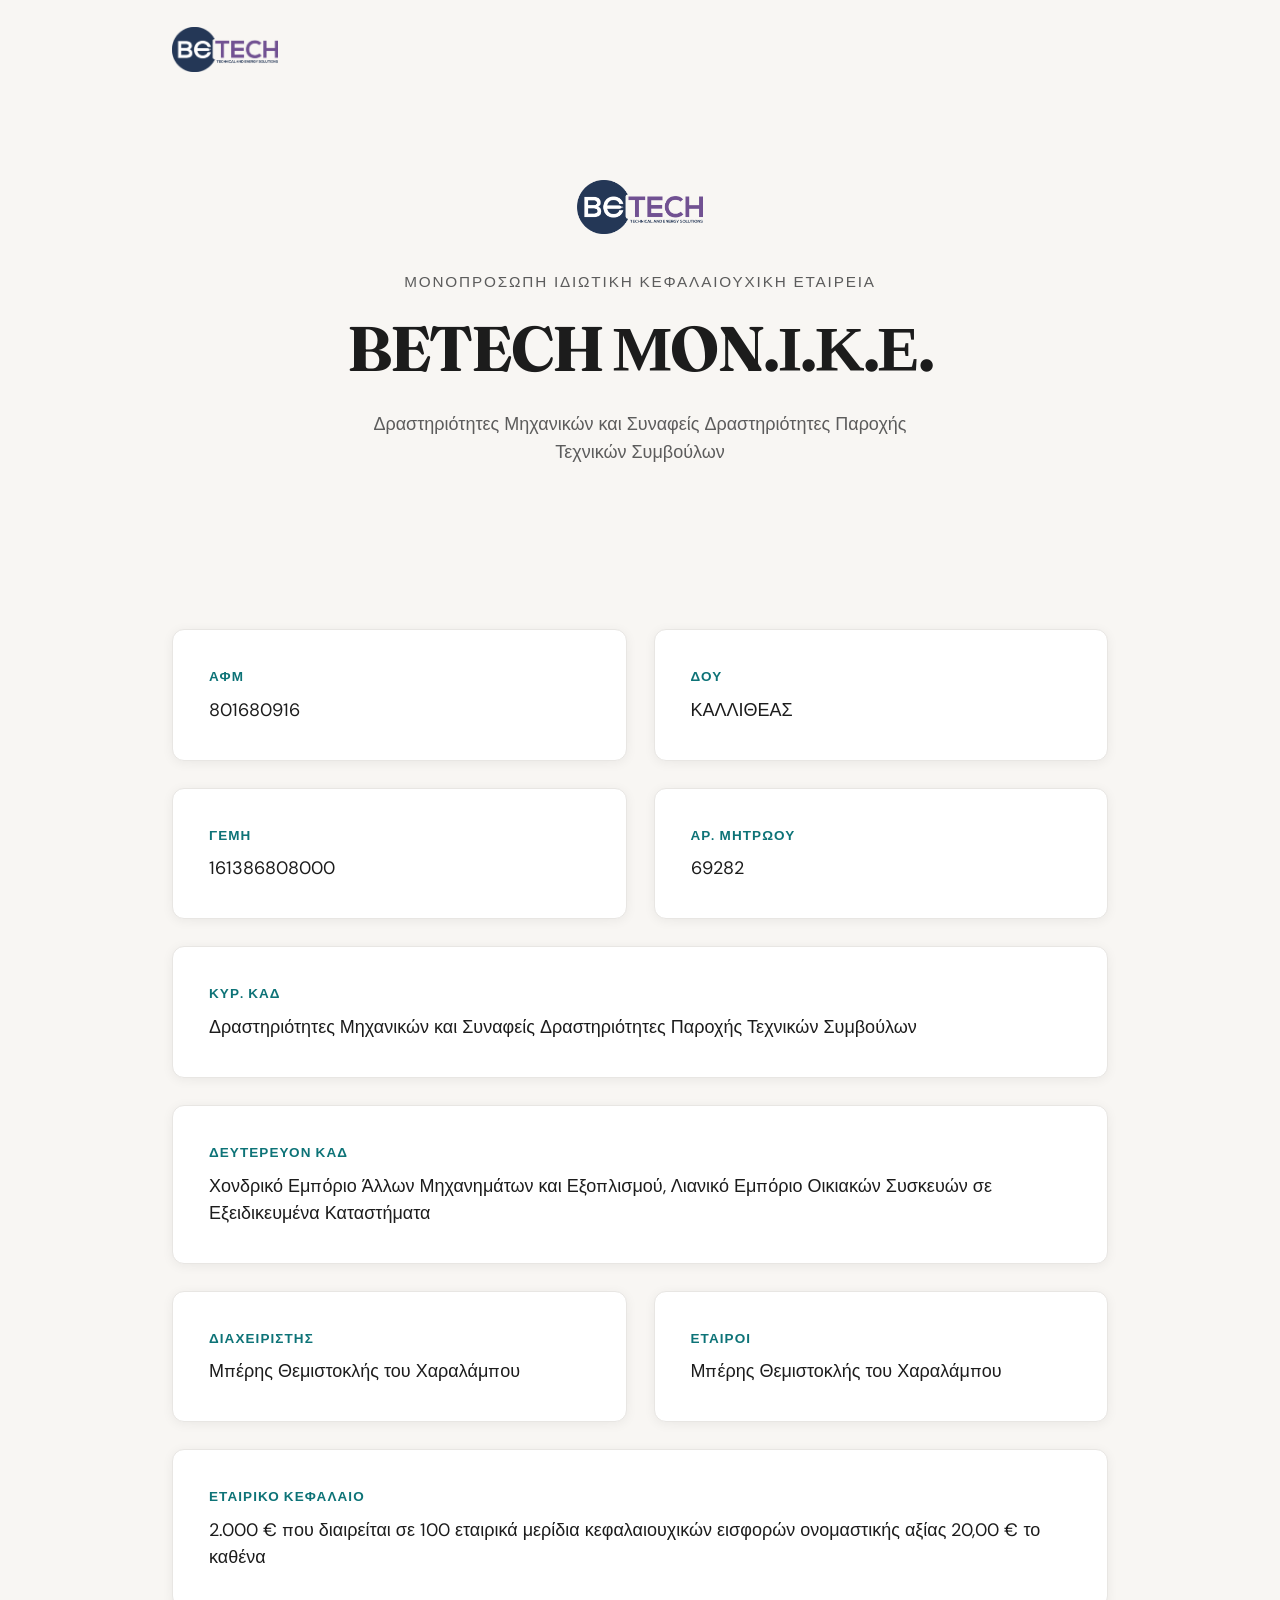
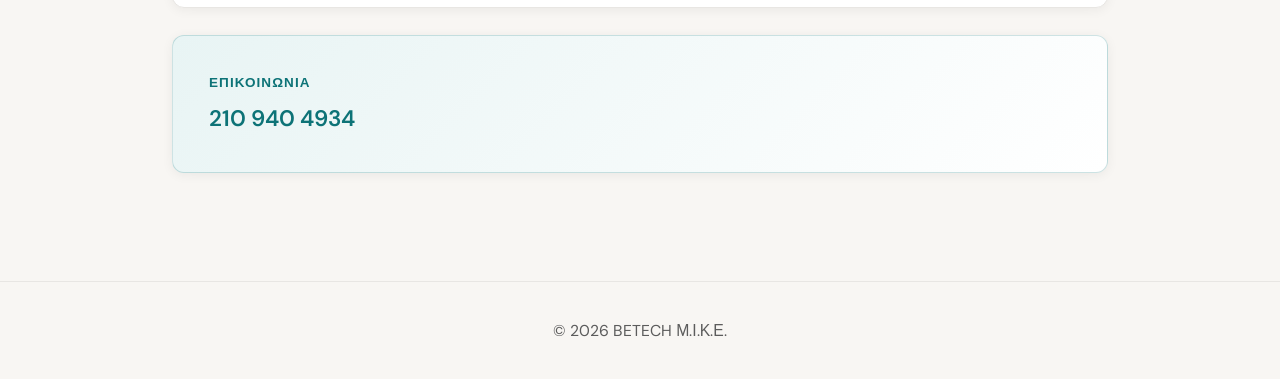
<file: index.html>
<!DOCTYPE html>
<html lang="el">
<head>
  <meta charset="utf-8" />
  <meta name="viewport" content="width=device-width, initial-scale=1" />
  <meta name="description" content="BETECH Μονοπρόσωπη Ιδιωτική Κεφαλαιουχική Εταιρεία — Εταιρικά στοιχεία και επικοινωνία." />
  <title>BETECH ΜON.Ι.Κ.Ε.</title>
  <link rel="preconnect" href="https://fonts.googleapis.com" />
  <link rel="preconnect" href="https://fonts.gstatic.com" crossorigin />
  <link href="https://fonts.googleapis.com/css2?family=DM+Sans:ital,opsz,wght@0,9..40,400;0,9..40,500;0,9..40,600;0,9..40,700;1,9..40,400&family=Fraunces:opsz,wght@9..144,600;9..144,700&display=swap" rel="stylesheet" />
  <link rel="stylesheet" href="styles.css" />
</head>
<body>
  <div class="page">
    <header class="header">
      <a href="/" class="logo" aria-label="BETECH">
        <img src="logo.png" alt="" class="logo-img" />
      </a>
    </header>

    <main class="main">
      <section class="hero">
        <img src="logo.png" alt="" class="hero-logo" width="120" height="120" />
        <p class="hero-label">Μονοπρόσωπη Ιδιωτική Κεφαλαιουχική Εταιρεία</p>
        <h1 class="hero-title">BETECH ΜON.Ι.Κ.Ε.</h1>
        <p class="hero-subtitle">Δραστηριότητες Μηχανικών και Συναφείς Δραστηριότητες Παροχής Τεχνικών Συμβούλων</p>
      </section>

      <section class="details" aria-label="Εταιρικά στοιχεία">
        <div class="details-grid">
          <article class="detail-card">
            <span class="detail-label">ΑΦΜ</span>
            <span class="detail-value">801680916</span>
          </article>
          <article class="detail-card">
            <span class="detail-label">ΔΟΥ</span>
            <span class="detail-value">ΚΑΛΛΙΘΕΑΣ</span>
          </article>
          <article class="detail-card">
            <span class="detail-label">ΓΕΜΗ</span>
            <span class="detail-value">161386808000</span>
          </article>
          <article class="detail-card">
            <span class="detail-label">ΑΡ. ΜΗΤΡΩΟΥ</span>
            <span class="detail-value">69282</span>
          </article>
          <article class="detail-card detail-card--wide">
            <span class="detail-label">ΚΥΡ. ΚΑΔ</span>
            <span class="detail-value">Δραστηριότητες Μηχανικών και Συναφείς Δραστηριότητες Παροχής Τεχνικών Συμβούλων</span>
          </article>
          <article class="detail-card detail-card--wide">
            <span class="detail-label">ΔΕΥΤΕΡΕΥΟΝ ΚΑΔ</span>
            <span class="detail-value">Χονδρικό Εμπόριο Άλλων Μηχανημάτων και Εξοπλισμού, Λιανικό Εμπόριο Οικιακών Συσκευών σε Εξειδικευμένα Καταστήματα</span>
          </article>
          <article class="detail-card">
            <span class="detail-label">ΔΙΑΧΕΙΡΙΣΤΗΣ</span>
            <span class="detail-value">Μπέρης Θεμιστοκλής του Χαραλάμπου</span>
          </article>
          <article class="detail-card">
            <span class="detail-label">ΕΤΑΙΡΟΙ</span>
            <span class="detail-value">Μπέρης Θεμιστοκλής του Χαραλάμπου</span>
          </article>
          <article class="detail-card detail-card--wide">
            <span class="detail-label">ΕΤΑΙΡΙΚΟ ΚΕΦΑΛΑΙΟ</span>
            <span class="detail-value">2.000 € που διαιρείται σε 100 εταιρικά μερίδια κεφαλαιουχικών εισφορών ονομαστικής αξίας 20,00 € το καθένα</span>
          </article>
          <article class="detail-card detail-card--contact">
            <span class="detail-label">ΕΠΙΚΟΙΝΩΝΙΑ</span>
            <a href="tel:+302109404934" class="detail-value detail-value--link">210 940 4934</a>
          </article>
        </div>
      </section>
    </main>

    <footer class="footer">
      <p>© <span id="year"></span> BETECH Μ.Ι.Κ.Ε.</p>
    </footer>
  </div>
  <script>
    document.getElementById('year').textContent = new Date().getFullYear();
  </script>
</body>
</html>
</file>
<file: styles.css>
/* BETECH — design tokens & base */
:root {
  --color-bg: #f8f6f3;
  --color-surface: #ffffff;
  --color-text: #1c1c1c;
  --color-text-muted: #5c5c5c;
  --color-accent: #0d7377;
  --color-accent-soft: #e8f4f4;
  --color-border: #e8e6e3;
  --font-heading: "Fraunces", Georgia, serif;
  --font-body: "DM Sans", -apple-system, BlinkMacSystemFont, sans-serif;
  --space-xs: 0.5rem;
  --space-sm: 1rem;
  --space-md: 1.5rem;
  --space-lg: 2rem;
  --space-xl: 3rem;
  --space-2xl: 4rem;
  --space-3xl: 6rem;
  --radius: 12px;
  --radius-lg: 20px;
  --shadow: 0 2px 12px rgba(0, 0, 0, 0.06);
  --shadow-hover: 0 8px 28px rgba(0, 0, 0, 0.08);
  --max-width: 56rem;
  --transition: 0.2s ease;
}

*,
*::before,
*::after {
  box-sizing: border-box;
}

html {
  font-size: 18px;
  -webkit-text-size-adjust: 100%;
}

body {
  margin: 0;
  font-family: var(--font-body);
  font-weight: 400;
  line-height: 1.6;
  color: var(--color-text);
  background: var(--color-bg);
  min-height: 100vh;
}

.page {
  min-height: 100vh;
  display: flex;
  flex-direction: column;
}

/* Header */
.header {
  padding: var(--space-md) var(--space-lg);
  max-width: var(--max-width);
  margin: 0 auto;
  width: 100%;
}

.logo {
  display: inline-block;
  text-decoration: none;
  line-height: 0;
}

.logo-img {
  display: block;
  height: 2.5rem;
  width: auto;
  object-fit: contain;
}

/* Main */
.main {
  flex: 1;
  width: 100%;
  max-width: var(--max-width);
  margin: 0 auto;
  padding: 0 var(--space-lg) var(--space-3xl);
}

/* Hero */
.hero {
  text-align: center;
  padding: var(--space-2xl) 0 var(--space-3xl);
}

.hero-logo {
  display: block;
  margin: 0 auto var(--space-lg);
  width: 7rem;
  height: auto;
  object-fit: contain;
}

.hero-label {
  font-size: 0.85rem;
  font-weight: 500;
  letter-spacing: 0.12em;
  text-transform: uppercase;
  color: var(--color-text-muted);
  margin: 0 0 var(--space-sm);
}

.hero-title {
  font-family: var(--font-heading);
  font-size: clamp(2.25rem, 5vw, 3.5rem);
  font-weight: 700;
  line-height: 1.15;
  letter-spacing: -0.03em;
  color: var(--color-text);
  margin: 0 0 var(--space-md);
}

.hero-subtitle {
  font-size: 1rem;
  color: var(--color-text-muted);
  max-width: 32rem;
  margin: 0 auto;
  line-height: 1.55;
}

/* Details grid */
.details {
  margin-top: var(--space-xl);
}

.details-grid {
  display: grid;
  grid-template-columns: repeat(2, 1fr);
  gap: var(--space-md);
  list-style: none;
  margin: 0;
  padding: 0;
}

@media (max-width: 640px) {
  .details-grid {
    grid-template-columns: 1fr;
  }
}

.detail-card {
  background: var(--color-surface);
  border-radius: var(--radius);
  padding: var(--space-lg);
  box-shadow: var(--shadow);
  border: 1px solid var(--color-border);
  transition: box-shadow var(--transition), border-color var(--transition);
}

.detail-card:hover {
  box-shadow: var(--shadow-hover);
  border-color: var(--color-accent-soft);
}

.detail-card--wide {
  grid-column: 1 / -1;
}

.detail-card--contact {
  grid-column: 1 / -1;
  background: linear-gradient(135deg, var(--color-accent-soft) 0%, var(--color-surface) 100%);
  border-color: rgba(13, 115, 119, 0.2);
}

.detail-label {
  display: block;
  font-size: 0.75rem;
  font-weight: 600;
  letter-spacing: 0.08em;
  text-transform: uppercase;
  color: var(--color-accent);
  margin-bottom: var(--space-xs);
}

.detail-value {
  display: block;
  font-size: 1rem;
  color: var(--color-text);
  line-height: 1.5;
}

.detail-value--link {
  color: var(--color-accent);
  text-decoration: none;
  font-weight: 600;
  font-size: 1.25rem;
  transition: color var(--transition);
}

.detail-value--link:hover {
  color: var(--color-text);
}

/* Footer */
.footer {
  padding: var(--space-lg);
  text-align: center;
  font-size: 0.875rem;
  color: var(--color-text-muted);
  border-top: 1px solid var(--color-border);
  margin-top: auto;
}

.footer p {
  margin: 0;
}
</file>
